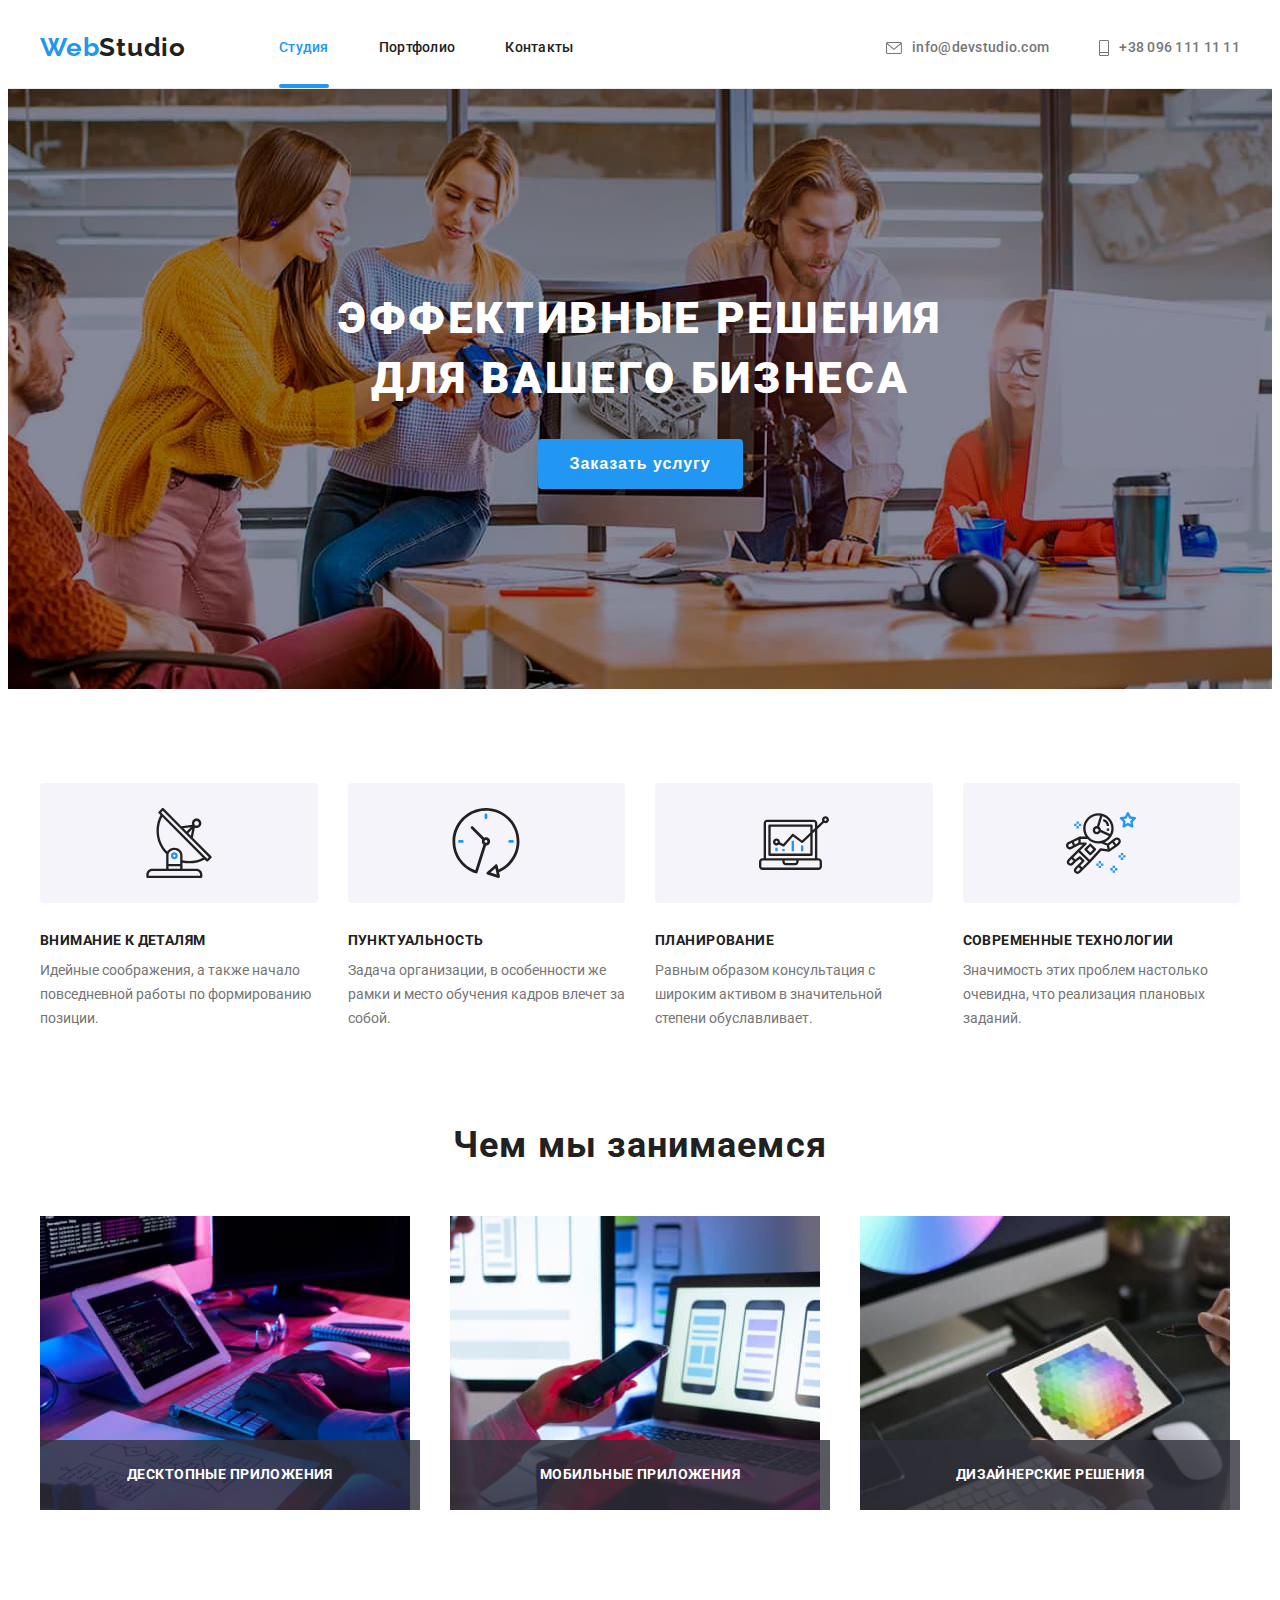
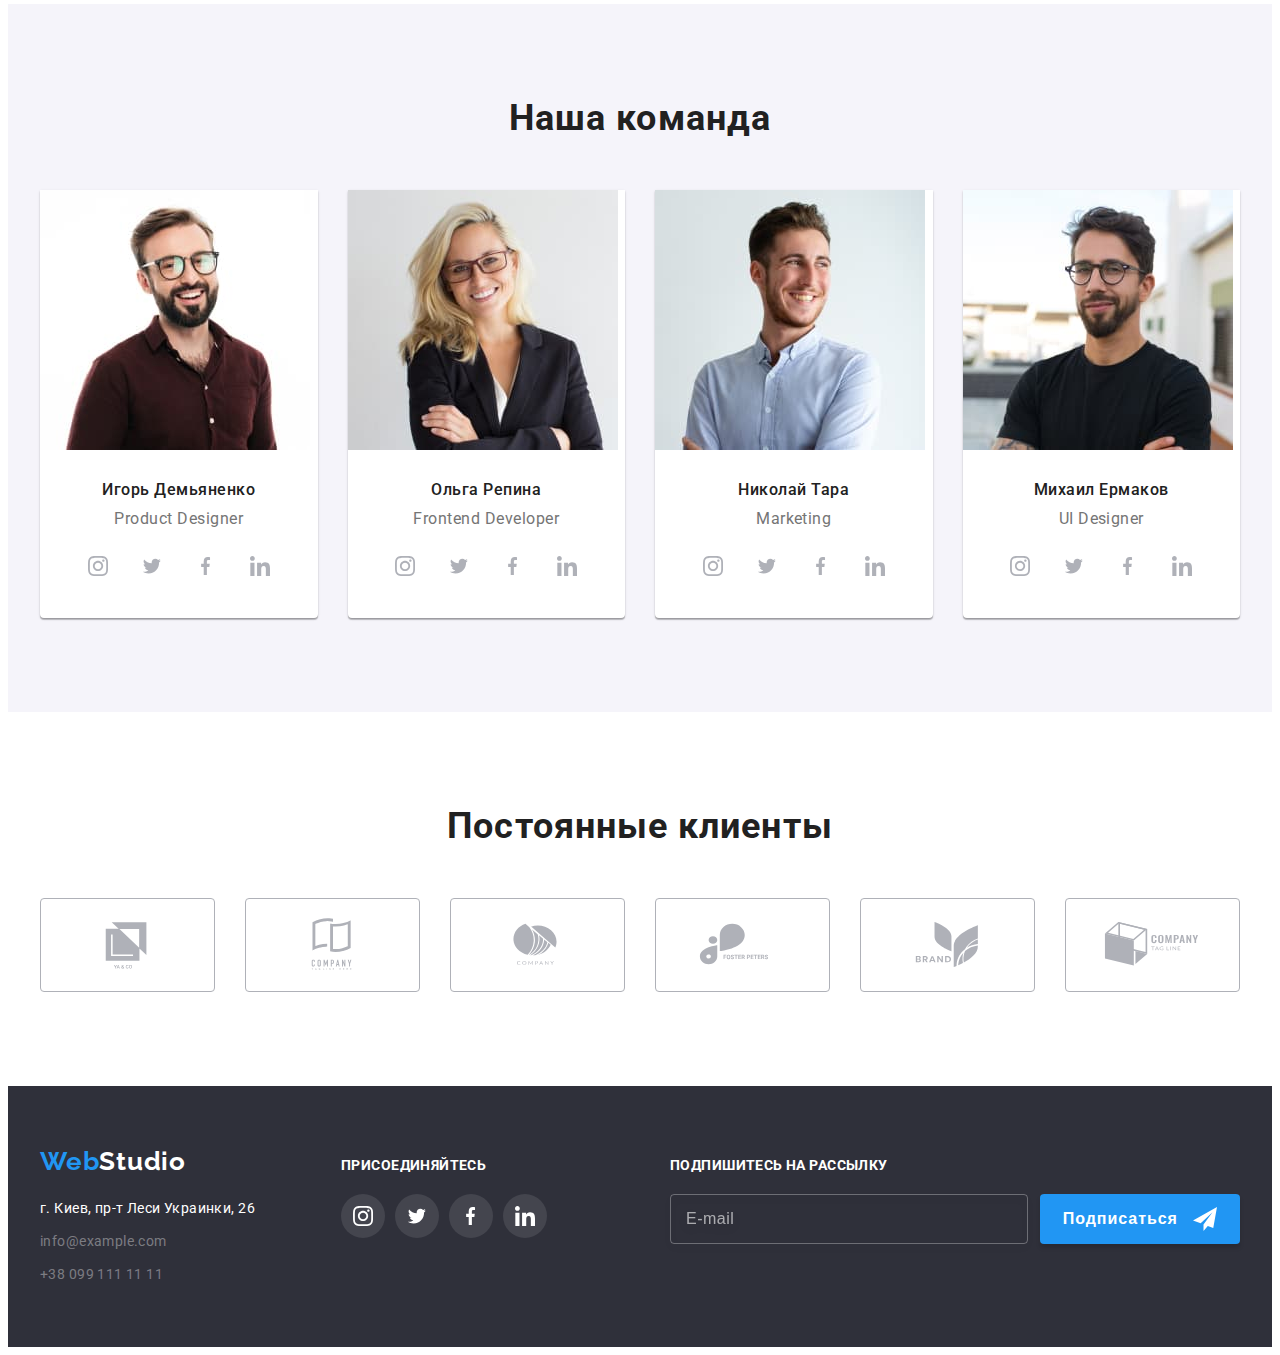
<file: index.html>
<!DOCTYPE html>
<html lang="ru">
	<head>
		<meta charset="UTF-8" />
		<meta http-equiv="X-UA-Compatible" content="IE=edge" />
		<meta name="viewport" content="width=device-width, initial-scale=1.0" />
		<title>WebStudio</title>
		<link rel="preconnect" href="https://fonts.googleapis.com" />
		<link rel="preconnect" href="https://fonts.gstatic.com" crossorigin />
		<link rel="preconnect" href="https://fonts.googleapis.com" />
		<link rel="preconnect" href="https://fonts.gstatic.com" crossorigin />
		<link rel="preconnect" href="https://fonts.googleapis.com">
<link rel="preconnect" href="https://fonts.gstatic.com" crossorigin>
<link href="https://fonts.googleapis.com/css2?family=Raleway:wght@700&family=Roboto:wght@400;500;700;900&display=swap" rel="stylesheet">
<link rel="stylesheet" href="https://cdnjs.cloudflare.com/ajax/libs/modern-normalize/1.1.0/modern-normalize.min.css" integrity="sha512-wpPYUAdjBVSE4KJnH1VR1HeZfpl1ub8YT/NKx4PuQ5NmX2tKuGu6U/JRp5y+Y8XG2tV+wKQpNHVUX03MfMFn9Q==" crossorigin="anonymous" referrerpolicy="no-referrer" />
		<link rel="stylesheet" href="./css/main.min.css"/>
	</head>
	<body>
		<!--Шапка сайта-->
		<header class="header">
			<div class="container header__container">
				<div class="container__logo">
					<a class="header__logo logo" href="./index.html">Web<span class="logo__black">Studio</span>
					</a>
				</div>
				<button type="button" class="button__open js-open-menu" aria-expanded="false" aria-controls="mobile-menu" >
					<svg class="menu__icon" width="40" height="40">
						<use href="./images/icons.svg#icon-menu"></use>
					</svg>
				</button>
				<div class="mobile__menu js-menu-container" id="mobile-menu">
				<nav class="nav">
					<ul class="nav__list">
						<li class="nav__item">
							<a class="nav__link nav__link--current" href="./index.html"
								>Студия</a>
						</li>
						<li class="nav__item">
							<a class="nav__link" href="./portfolio.html">Портфолио</a>
						</li>
						<li class="nav__item">
							<a class="nav__link" href="#team">Контакты</a>
						</li>
					</ul>
				</nav>
				<div>
					<ul class="contaks ">
						<li class="contaks__item">
							<a class="contaks__link" href="mailto:info@devstudio.com">
								<svg class="contaks__icon icon-envelope">
									<use href="./images/icons.svg#icon-envelope"></use>
								</svg>
								info@devstudio.com</a>
						</li>
						<li class="contaks__item">
							<a class="contaks__link  contaks__link--current" href="tel:+380961111111">
								<svg class="contaks__icon icon-smartphone">
									<use href="./images/icons.svg#icon-smartphone"></use>
								</svg>
								+38 096 111 11 11</a>
						</li>
					</ul>
					<ul class="mobile">
						<li class="mobile__item">
							<a class="mobile__link" href="">Instagram</a>
						</li>
						<li class="mobile__item">
							<a class="mobile__link" href="">Twitter</a>
						</li>
						<li class="mobile__item">
							<a class="mobile__link" href="">Facebook</a>
						</li>
						<li class="mobile__item">
							<a class="mobile__link" href="">LinkedIn</a>
						</li>
					</ul>
				</div>
				<button class="button-close js-close-menu" type="button">
					<svg class="menu__icon" width="40" height="40">
						<use href="./images/icons.svg#icon-close"></use>
					</svg>
				</button>
			</div>
			</div>
		</header> 
		<!--Секция блок заказа услуги-->
		<main>
				<section class="order">
					<div class="container">
						<h1 class="order__title">
							Эффективные решения <br />для вашего бизнеса
						</h1>
						<button type="button" class="order__btn" data-modal-open>Заказать услугу</button>
					</div>
				</section>
				<!--Секция занятия и планирования-->
				<section class="section">
					<div class="container">
						<h2 class="visually-hidden">Преимущество</h2>
					<ul class="advantage">
						<li class="advantage__item">
							<div class="advantage__container">
								<svg class="advantage__icon" width="70" height="70">
									<use href="./images/icons.svg#icon-antenna"></use>
								</svg>
							</div>
							<h3 class="advantage__title">Внимание к деталям</h3>
							<p class="advantage__text">
								Идейные соображения, а также начало повседневной работы по
								формированию позиции.
							</p>
						</li>
						<li class="advantage__item">
							<div class="advantage__container">
								<svg class="advantage__icon" width="70" height="70">
									<use href="./images/icons.svg#icon-clock"></use>
								</svg>
							</div>
							<h3 class="advantage__title">Пунктуальность</h3>
							<p class="advantage__text">
								Задача организации, в особенности же рамки и место обучения кадров
								влечет за собой.
							</p>
						</li>
						<li class="advantage__item">
							<div class="advantage__container">
								<svg class="advantage__icon" width="70" height="70">
									<use href="./images/icons.svg#icon-diagram"></use>
								</svg>
							</div>
							<h3 class="advantage__title">Планирование</h3>
							<p class="advantage__text">
								Равным образом консультация с широким активом в значительной
								степени обуславливает.
							</p>
						</li>
						<li class="advantage__item">
							<div class="advantage__container">
								<svg class="advantage__icon" width="70" height="70">
									<use href="./images/icons.svg#icon-astronaut"></use>
								</svg>
							</div>
							<h3 class="advantage__title">Современные технологии</h3>
							<p class="advantage__text">
								Значимость этих проблем настолько очевидна, что реализация
								плановых заданий.
							</p>
						</li>
					</ul>
					</div>
				</section>
				<section class="section  section--notpaddingtop">
					<div class="container">
						<h2 class="section__title">Чем мы занимаемся</h2>
					<ul class="works">
						<li class="works__item">
							<div class="works__container">
								<picture>
									<source
									srcset="./images/imgworks1.jpg 1x, 
									./images/imgworks1@2x.jpg  2x"
									media="(min-width:1200px)"
									>
									 <img class="command__img" src="./images/imgworks1.jpg" alt=""/>
								</picture>
						<p class="works__text">Десктопные приложения</p>
							</div>
						</li>
						<li class="works__item">
							<div class="works__container">
								<picture>
									<source
									srcset="./images/imgworks2.jpg 1x, 
									./images/imgworks2@2x.jpg  2x"
									media="(min-width:1200px)"
									>
									 <img class="command__img" src="./images/imgworks2.jpg" alt=""/>
								</picture>
						<p class="works__text">Мобильные приложения</p>
							</div>
						</li>
						<li class="works__item">
							<div class="works__container">
								<picture>
									<source
									srcset="./images/imgworks3.jpg 1x, 
									./images/imgworks3@2x.jpg  2x"
									media="(min-width:1200px)"
									>
									 <img class="command__img" src="./images/imgworks3.jpg" alt=""/>
								</picture>
						<p class="works__text">Дизайнерские решения</p>
							</div>
						</li>
					</ul>
					</div>
				</section>
				<!--Секция команды-->
				<section class=" section section--graybackground">
					<div class="container">
						<h2 class="section__title">Наша команда</h2>
					<ul class="command">
						<li class="command__item">
							<picture>
								<source
								srcset="./images/imgcommand1d.jpg , 
								./images/imgcommand1d@2x.jpg  2x"
								media="(min-width:1200px)"
								>
								<source
								srcset="./images/imgcommand1t.jpg 1x ,
								./images/imgcommand1t@2x.jpg 2x"
								 media="(min-width:768px)"
								 >
								 <source
								 srcset="./images/imgcommand1.jpg 1x ,
								 ./images/imgcommand1@2x.jpg 2x"
								 media="(min-width:320px)"
								 >
								 <img class="command__img" src="./images/imgcommand1d.jpg" alt=""/>
							</picture>
							<div class="command__container">
							<h3 class="command__title">Игорь Демьяненко</h3>
							<p class="command__text">Product Designer</p>
							<ul class="social">
								<li class="social-item">
									<a class="social-link" href="">
										<svg class="social-icon" width="20" height="20">
											<use href="./images/icons.svg#icon-instagram"></use>
										</svg>
									</a>
								</li>
								<li class="social-item">
									<a class="social-link" href="">
										<svg class="social-icon" width="20" height="16.25">
											<use href="./images/icons.svg#icon-twitter"></use>
										</svg>
									</a>
								</li>
								<li class="social-item">
									<a class="social-link" href="">
										<svg class="social-icon" width="10" height="20">
											<use href="./images/icons.svg#icon-facebook"></use>
										</svg>
									</a>
								</li>
								<li class="social-item">
									<a class="social-link" href="">
										<svg class="social-icon" width="20" height="20">
											<use href="./images/icons.svg#icon-linkedin"></use>
										</svg>
									</a>
								</li>
							</ul>	
							</div>
						</li>
							
						<li class="command__item">
							<picture>
								<source
								srcset="./images/imgcommand2d.jpg , 
								./images/imgcommand2d@2x.jpg  2x"
								media="(min-width:1200px)"
								>
								<source
								srcset="./images/imgcommand2t.jpg 1x ,
								./images/imgcommand2t@2x.jpg 2x"
								 media="(min-width:768px)"
								 >
								 <source
								 srcset="./images/imgcommand2.jpg 1x ,
								 ./images/imgcommand2@2x.jpg 2x"
								 media="(min-width:320px)"
								 >
								 <img class="command__img" src="./images/imgcommand2d.jpg" alt=""/>
							</picture>
							<div class="command__container">
							<h3 class="command__title">Ольга Репина</h3>
							<p class="command__text">Frontend Developer</p>
							<ul class="social">
								<li class="social-item">
									<a class="social-link" href="">
										<svg class="social-icon" width="20" height="20">
											<use href="./images/icons.svg#icon-instagram"></use>
										</svg>
									</a>
								</li>
								<li class="social-item">
									<a class="social-link" href="">
										<svg class="social-icon" width="20" height="16.25">
											<use href="./images/icons.svg#icon-twitter"></use>
										</svg>
									</a>
								</li>
								<li class="social-item">
									<a class="social-link" href="">
										<svg class="social-icon" width="10" height="20">
											<use href="./images/icons.svg#icon-facebook"></use>
										</svg>
									</a>
								</li>
								<li class="social-item">
									<a class="social-link" href="">
										<svg class="social-icon" width="20" height="20">
											<use href="./images/icons.svg#icon-linkedin"></use>
										</svg>
									</a>
								</li>
							</ul>
							</div>
						</li>
							
						<li class="command__item">
							<picture>
								<source
								srcset="./images/imgcommand3d.jpg , 
								./images/imgcommand3d@2x.jpg  2x"
								media="(min-width:1200px)"
								>
								<source
								srcset="./images/imgcommand3t.jpg 1x ,
								./images/imgcommand3t@2x.jpg 2x"
								 media="(min-width:768px)"
								 >
								 <source
								 srcset="./images/imgcommand3.jpg 1x ,
								 ./images/imgcommand3@2x.jpg 2x"
								 media="(min-width:320px)"
								 >
								 <img class="command__img" src="./images/imgcommand3d.jpg" alt=""/>
							</picture>
							<div class="command__container">
							<h3 class="command__title">Николай Тара</h3>
							<p class="command__text">Marketing</p>
							<ul class="social">
								<li class="social-item">
									<a class="social-link" href="">
										<svg class="social-icon" width="20" height="20">
											<use href="./images/icons.svg#icon-instagram"></use>
										</svg>
									</a>
								</li>
								<li class="social-item">
									<a class="social-link" href="">
										<svg class="social-icon" width="20" height="16.25">
											<use href="./images/icons.svg#icon-twitter"></use>
										</svg>
									</a>
								</li>
								<li class="social-item">
									<a class="social-link" href="">
										<svg class="social-icon" width="10" height="20">
											<use href="./images/icons.svg#icon-facebook"></use>
										</svg>
									</a>
								</li>
								<li class="social-item">
									<a class="social-link" href="">
										<svg class="social-icon" width="20" height="20">
											<use href="./images/icons.svg#icon-linkedin"></use>
										</svg>
									</a>
								</li>
							</ul>
							</div>
						</li>
							
						<li class="command__item">
							<picture>
								<source
								srcset="./images/imgcommand4d.jpg , 
								./images/imgcommand4d@2x.jpg  2x"
								media="(min-width:1200px)"
								>
								<source
								srcset="./images/imgcommand4t.jpg 1x ,
								./images/imgcommand4t@2x.jpg 2x"
								 media="(min-width:768px)"
								 >
								 <source
								 srcset="./images/imgcommand4.jpg 1x ,
								 ./images/imgcommand4@2x.jpg 2x"
								 media="(min-width:320px)"
								 >
								 <img class="command__img" src="./images/imgcommand4d.jpg" alt=""/>
							</picture>
							<div class="command__container">
							<h3 class="command__title">Михаил Ермаков</h3>
							<p class="command__text">UI Designer</p>
							<ul class="social">
								<li class="social-item">
									<a class="social-link" href="">
										<svg class="social-icon" width="20" height="20">
											<use href="./images/icons.svg#icon-instagram"></use>
										</svg>
									</a>
								</li>
								<li class="social-item">
									<a class="social-link" href="">
										<svg class="social-icon" width="20" height="16.25">
											<use href="./images/icons.svg#icon-twitter"></use>
										</svg>
									</a>
								</li>
								<li class="social-item">
									<a class="social-link" href="">
										<svg class="social-icon" width="10" height="20">
											<use href="./images/icons.svg#icon-facebook"></use>
										</svg>
									</a>
								</li>
								<li class="social-item">
									<a class="social-link" href="">
										<svg class="social-icon" width="20" height="20">
											<use href="./images/icons.svg#icon-linkedin"></use>
										</svg>
									</a>
								</li>
							</ul>
							</div>
						</li>
							
					</ul>
					</div>
				</section>
				<section class="section">
					<div class="container">
						<h2 class="section__title">Постоянные клиенты</h2>
						<ul class="clients">
							<li class="clients__item">
								<a class="clients__link" href="">
									<svg class="clients__icon" width="106" height="60">
										<use href="./images/icons.svg#icon-group1"></use>
									</svg>
								</a>
							</li>
							<li class="clients__item">
								<a class="clients__link" href="">
									<svg class="clients__icon" width="106" height="60">
										<use href="./images/icons.svg#icon-group2"></use>
									</svg>
								</a>
							</li>
							<li class="clients__item">
								<a class="clients__link" href="">
									<svg class="clients__icon" width="106" height="60">
										<use href="./images/icons.svg#icon-group3"></use>
									</svg>
								</a>
							</li>
							<li class="clients__item">
								<a class="clients__link" href="">
									<svg class="clients__icon" width="106" height="60">
										<use href="./images/icons.svg#icon-group4"></use>
									</svg>
								</a>
							</li>
							<li class="clients__item">
								<a class="clients__link" href="">
									<svg class="clients__icon" width="106" height="60">
										<use href="./images/icons.svg#icon-group5"></use>
									</svg>
								</a>
							</li>
							<li class="clients__item">
								<a class="clients__link" href="">
									<svg class="clients__icon" width="106" height="60">
										<use href="./images/icons.svg#icon-group6"></use>
									</svg>
								</a>
							</li>
						</ul>
					</div>
				</section>
		</main>
		<!--Подвал сайта-->
		<footer class="footer">
			<div class="container footer__container">
				<div class="footer__container--adress">
					<a class="fooder__logo logo" href="./index.html">Web<span class="logo__white">Studio</span></a>
				<address class="footer__address">
					<ul class="">
						<li class="footer__item">
							<a class="footer__maps"href="https://goo.gl/maps/7n5ivLZafYZ2Yxqt9">г. Киев, пр-т Леси Украинки, 26</a>
						</li>
						<li class="footer__item">
							<a class="footer__mt" href="mailto:info@example.com">info@example.com</a>
						</li">
						<li class="footer__item">
							<a class="footer__mt" href="tel:+380991111111">+38 099 111 11 11</a>
						</li>
					</ul>
				</address>
				</div>
					<div class="network">
						<p class="footer__text">присоединяйтесь</p>
						<ul class="network__list">
							<li class="network__item">
								<a class="network__link" href="">
									<svg class="network__icon" width="20" height="20">
										<use href="./images/icons.svg#icon-instagram"></use>
									</svg>
								</a>
							</li>
							<li class="network__item">
								<a class="network__link" href="">
									<svg class="network__icon" width="20" height="16.25">
										<use href="./images/icons.svg#icon-twitter"></use>
									</svg>
								</a>
							</li>
							<li class="network__item">
								<a class="network__link" href="">
									<svg class="network__icon" width="10" height="20">
										<use href="./images/icons.svg#icon-facebook"></use>
									</svg>
								</a>
							</li>
							<li class="network__item">
								<a class="network__link" href="">
									<svg class="network__icon" width="20" height="20">
										<use href="./images/icons.svg#icon-linkedin"></use>
									</svg>
								</a>
							</li>
						</ul>
					</div>
					<div class="mailing">
						<p class="footer__text">подпишитесь на рассылку</p>
						<form class="mailing__form">
							<div class="mailing__container">
								<label for="mailing__label" class="mailing-label"></label>
								<input type="email" class="mailing__input" name="email" id="mailing__label" placeholder="E-mail">
							</div>
						<button type="submit" class="mailing__button">Подписаться
							<svg class="mailing__icon" width="24" height="24">
								<use href="./images/icons.svg#icon-send"></use>
							</svg>
						</button>
						</form>
					</div>
			</div>
		</footer>
		<div class="backdrop is-hidden" data-modal>
			<div class="modal" data-modal>
				<button type="button" class="modal__btn" data-modal-close>
					<svg class="modal__icon" width="11" height="11">
						<use href="./images/icons.svg#icon-modal"></use>
					</svg>
				</button>
				<p class="backdrop__text">Оставьте свои данные, мы вам перезвоним</p>
				<form action="#" class="form">
					<div class="form__field">
						<label for="name" class="form__label">Имя</label>
						<div class="input-wrap">
						<input type="text" class="form__input" name="name" id="name" required minlength="2">
						<svg class="input__icon" width="12" height="12">
							<use href="./images/icons.svg#icon-person"></use>
						</svg>
						</div>
					</div>
					<div class="form__field">
						<label for="tel" class="form__label">Телефон</label>
						<div class="input-wrap">
						<input type="tel" class="form__input" name="tel" id="tel" required >
						<svg class="input__icon" width="13" height="13">
							<use href="./images/icons.svg#icon-phone"></use>
						</svg>
						</div>
					</div>
					<div class="form__field">
						<label for="email" class="form__label">Почта</label>
						<div class="input-wrap">
						<input type="email" class="form__input" name="email" id="email">
						<svg class="input__icon" width="15" height="12">
							<use href="./images/icons.svg#icon-emeil"></use>
						</svg>
						</div>
					</div>
					<div class="form__field-comments">
						<label for="comments" class="form__label">Комментарий</label>
						<textarea name="text" class="comments__input" id="comments" placeholder="Введите текст"></textarea>
					</div>
					<div class="modal__field">
						<input type="checkbox" name="policy" id="policy" class="modal__check visually-hidden">
						<label for="policy" class="check__text">
						<span class="check__item">
							<svg class="check__icon" width="11" height="8">
								<use href="./images/icons.svg#icon-check"></use>
							</svg>
						</span>
						<p class="modal__text">Соглашаюсь с рассылкой и принимаю <a class="link__policy" href="#"> Условия договора</a></p>
					</label>
					</div>
					<button type="submit" class="form__button">Отправить</button>
				</form>
			</div>
		</div>
		<script src="./js/modal.js"></script>
		<script src="./js/mobile-menu.js"></script>
	</body>
</html>
</file>
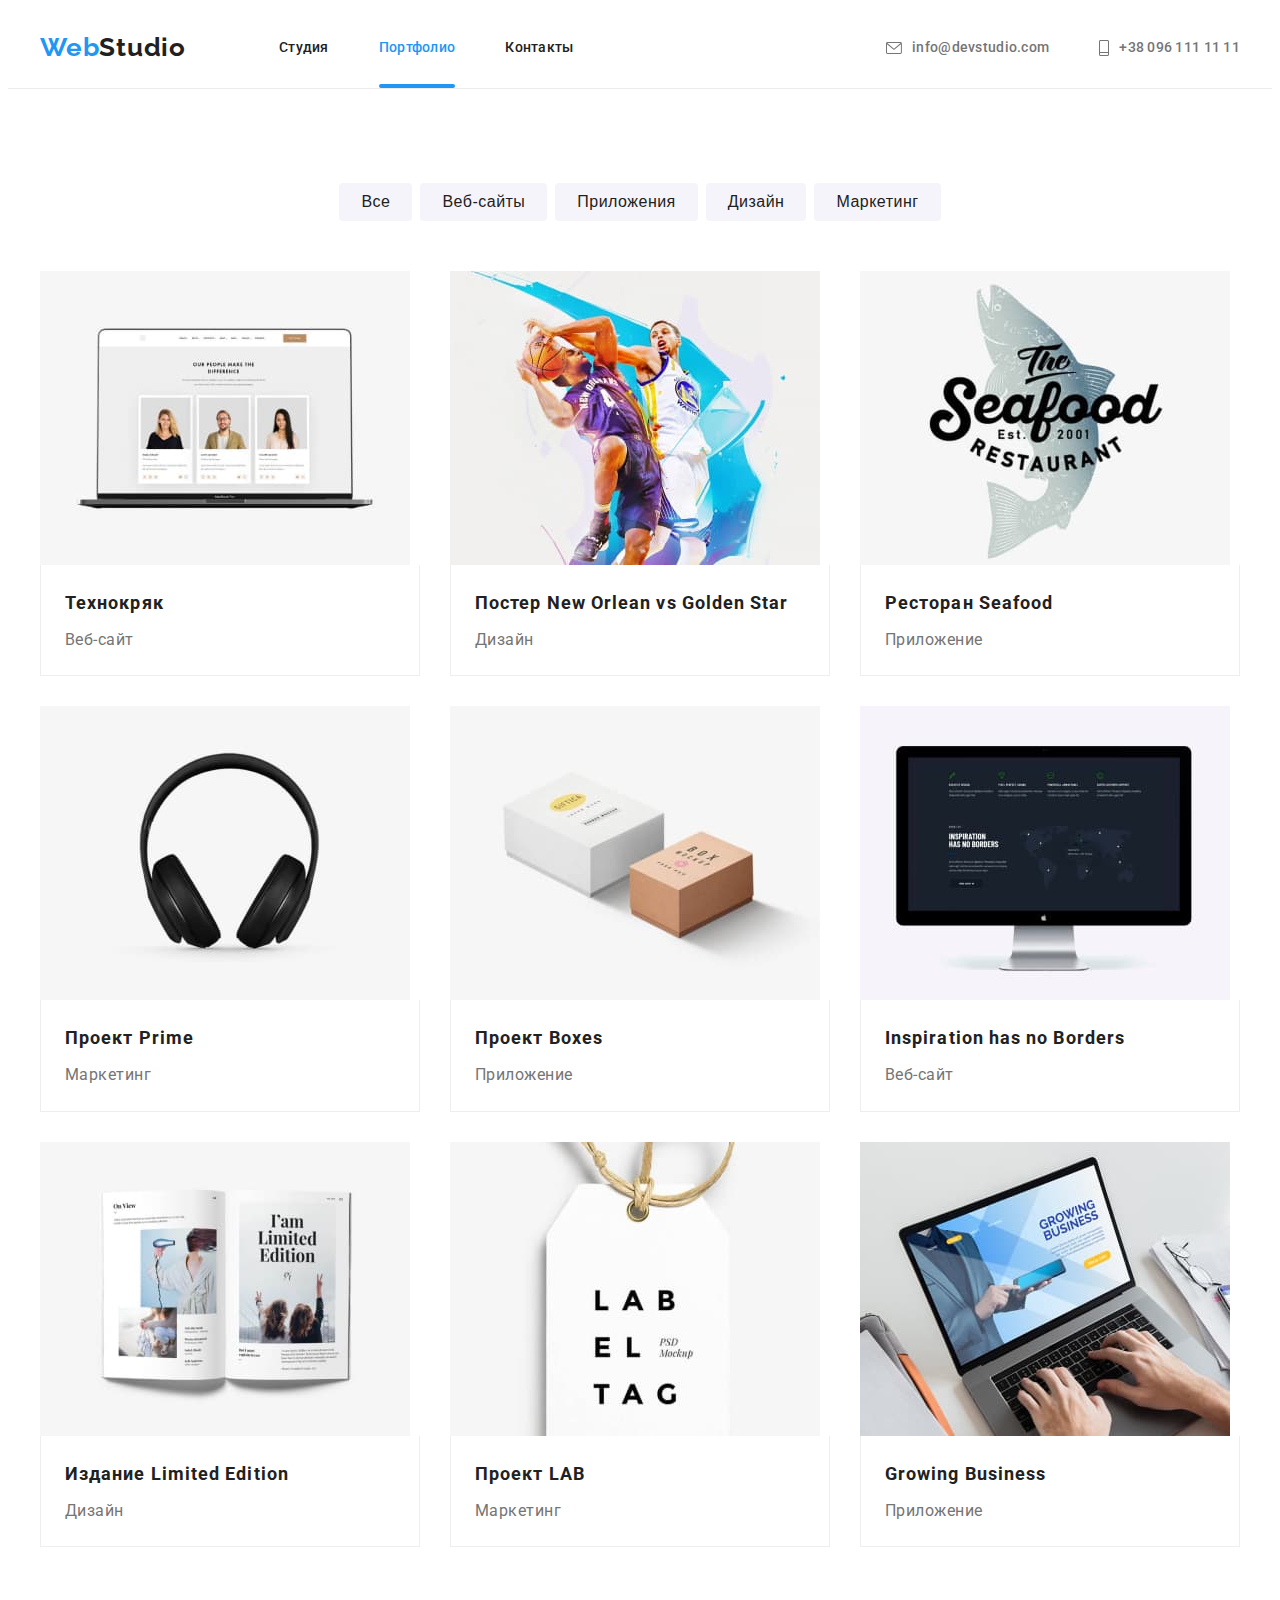
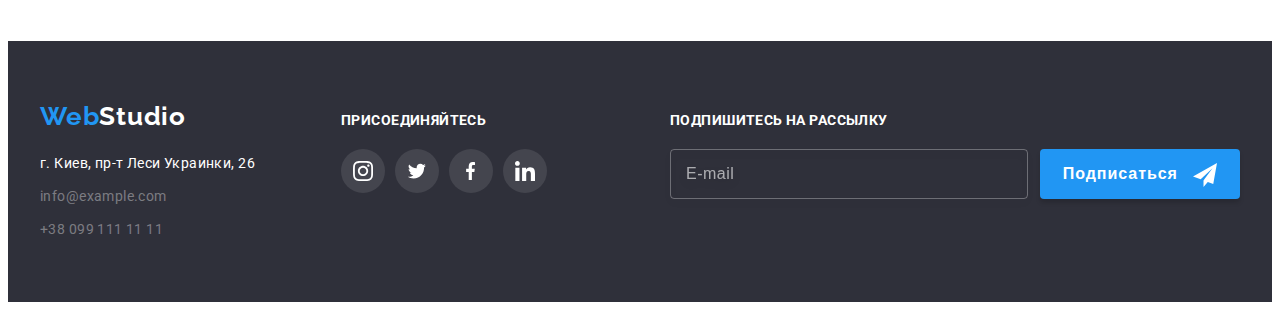
<file: portfolio.html>
<!DOCTYPE html>
<h lang="ru">
	<head>
		<meta charset="UTF-8" />
		<meta http-equiv="X-UA-Compatible" content="IE=edge" />
		<meta name="viewport" content="width=device-width, initial-scale=1.0" />
		<title>WebStudio</title>
<link rel="preconnect" href="https://fonts.gstatic.com" crossorigin>
<link href="https://fonts.googleapis.com/css2?family=Raleway:wght@700&family=Roboto:wght@400;500;700;900&display=swap" rel="stylesheet">
<link rel="stylesheet" href="https://cdnjs.cloudflare.com/ajax/libs/modern-normalize/1.1.0/modern-normalize.min.css" integrity="sha512-wpPYUAdjBVSE4KJnH1VR1HeZfpl1ub8YT/NKx4PuQ5NmX2tKuGu6U/JRp5y+Y8XG2tV+wKQpNHVUX03MfMFn9Q==" crossorigin="anonymous" referrerpolicy="no-referrer" />
		<link rel="stylesheet" href="./css/main.min.css" />
	</head>
	<body>
		<!--Шапка сайта-->
		<header class="header">
			<div class="container header__container">
				<div class="container__logo">
					<a class="header__logo logo" href="./index.html">Web<span class="logo__black">Studio</span>
					</a>
				</div>
				<button type="button" class="button__open js-open-menu" aria-expanded="false" aria-controls="mobile-menu" >
					<svg class="menu__icon" width="40" height="40">
						<use href="./images/icons.svg#icon-menu"></use>
					</svg>
				</button>
				<div class="mobile__menu js-menu-container" id="mobile-menu">
				<nav class="nav">
					<ul class="nav__list">
						<li class="nav__item">
							<a class="nav__link" href="./index.html"
								>Студия</a>
						</li>
						<li class="nav__item">
							<a class="nav__link nav__link--current" href="./portfolio.html">Портфолио</a>
						</li>
						<li class="nav__item">
							<a class="nav__link" href="#team">Контакты</a>
						</li>
					</ul>
				</nav>
				<div>
					<ul class="contaks ">
						<li class="contaks__item">
							<a class="contaks__link" href="mailto:info@devstudio.com">
								<svg class="contaks__icon icon-envelope">
									<use href="./images/icons.svg#icon-envelope"></use>
								</svg>
								info@devstudio.com</a>
						</li>
						<li class="contaks__item">
							<a class="contaks__link  contaks__link--current" href="tel:+380961111111">
								<svg class="contaks__icon icon-smartphone">
									<use href="./images/icons.svg#icon-smartphone"></use>
								</svg>
								+38 096 111 11 11</a>
						</li>
					</ul>
					<ul class="mobile">
						<li class="mobile__item">
							<a class="mobile__link" href="">Instagram</a>
						</li>
						<li class="mobile__item">
							<a class="mobile__link" href="">Twitter</a>
						</li>
						<li class="mobile__item">
							<a class="mobile__link" href="">Facebook</a>
						</li>
						<li class="mobile__item">
							<a class="mobile__link" href="">LinkedIn</a>
						</li>
					</ul>
				</div>
				<button class="button-close js-close-menu" type="button">
					<svg class="menu__icon" width="40" height="40">
						<use href="./images/icons.svg#icon-close"></use>
					</svg>
				</button>
			</div>
			</div>
		</header> 
		<!--Секция блок заказа услуги-->
		<main>
				<section class="section">
				<div class="container ">
					<h1 class="visually-hidden">
						Выбор элементов подтипа портфолио WebStudio
					</h1>
						<ul class="element">
							<li class="element__item">
								<button class="element__btn" type="button">
									Все
								</button>
							</li>
							<li class="element__item">
								<button class="element__btn" type="button">
									Веб-сайты
								</button>
							</li>
							<li class="element__item">
								<button class="element__btn" type="button">
									Приложения
								</button>
							</li>
							<li class="element__item">
								<button class="element__btn" type="button">
									Дизайн
								</button>
							</li>
							<li class="element__item">
								<button class="element__btn" type="button">
									Маркетинг
								</button>
							</li>
						</ul>
					<ul class="gallery">
						<li class="gallery__item">
								<a class="gallery__link" href="">
									<div class="gallery__img">
										<picture>
											<source
											srcset="./images/imggallery1d.jpg 1x , 
											./images/imggallery1d@2x.jpg  2x"
											media="(min-width:1200px)"
											>
											<source
											srcset="./images/imggallery1t.jpg 1x ,
											 ./images/imggallery1t@2x.jpg 2x"
											 media="(min-width:768px)"
											 >
											 <source
											 srcset="./images/imggallery1.jpg 1x ,
											 ./images/imggallery1@2x.jpg 2x"
											 media="(min-width:320px)"
											 >
											 <img src="./images/imggallery1.jpg" alt="Технокряк"/>
										</picture>
									<p class="gallery__wrap-text">
										Технокряк это современная площадка распространения коронавируса. Компании используют эту платформу для цифрового шпионажа и атак на защищённые сервера конкурентов.
									</p>
								</div>
									<div class="gallery__container">
									<h2 class="gallery__title">Технокряк</h2>
								<p class="gallery__text">Веб-сайт</p>
								</div>
								</a>
						</li>
						<li class="gallery__item">
								<a class="gallery__link" href="">
									<div class="gallery__img">
										<picture>
											<source
											srcset="./images/imggallery2d.jpg 1x , 
											./images/imggallery2d@2x.jpg  2x"
											media="(min-width:1200px)"
											>
											<source
											srcset="./images/imggallery2t.jpg 1x ,
											 ./images/imggallery2t@2x.jpg 2x"
											 media="(min-width:768px)"
											 >
											 <source
											 srcset="./images/imggallery2.jpg 1x , 
											 ./images/imggallery2@2x.jpg 2x"
											 media="(min-width:320px)"
											 >
											 <img src="./images/imggallery2.jpg" alt="Постер New Orlean vs Golden Star"/>
										</picture>
								<p class="gallery__wrap-text">
									Lorem ipsum dolor, sit amet consectetur adipisicing elit. Neque assumenda ab reprehenderit in ea sapiente similique ad. Quibusdam cum ea, odio veritatis, perferendis voluptas velit optio architecto ab nostrum dignissimos incidunt iste culpa voluptatem porro veniam nulla perspiciatis magnam modi blanditiis vitae! Aliquid esse amet officia porro, temporibus nam soluta!
								</p>	
								</div>
									<div class="gallery__container">
									<h2 class="gallery__title">Постер New Orlean vs Golden Star</h2>
								<p class="gallery__text">Дизайн</p>
								</div>
								</a>
						</li>
						<li class="gallery__item">
								<a class="gallery__link" href="">
									<div class="gallery__img">
										<picture>
											<source
											srcset="./images/imggallery3d.jpg 1x , 
											./images/imggallery3d@2x.jpg  2x"
											media="(min-width:1200px)"
											>
											<source
											srcset="./images/imggallery3t.jpg 1x ,
											 ./images/imggallery3t@2x.jpg 2x"
											 media="(min-width:768px)"
											 >
											 <source
											 srcset="./images/imggallery3.jpg 1x , 
											 ./images/imggallery3@2x.jpg 2x"
											 media="(min-width:320px)"
											 >
											 <img src="./images/imggallery3.jpg" alt="Ресторан Seafood"/>
										</picture>
								<p class="gallery__wrap-text">
									Lorem ipsum dolor, sit amet consectetur adipisicing elit. Neque assumenda ab reprehenderit in ea sapiente similique ad. Quibusdam cum ea, odio veritatis, perferendis voluptas velit optio architecto ab nostrum dignissimos incidunt iste culpa voluptatem porro veniam nulla perspiciatis magnam modi blanditiis vitae! Aliquid esse amet officia porro, temporibus nam soluta!
								</p>	
								</div>
									<div class="gallery__container">
									<h2 class="gallery__title">Ресторан Seafood</h2>
								<p class="gallery__text">Приложение</p>
								</div>
								</a>
						</li>
						<li class="gallery__item">
								<a class="gallery__link" href="">
									<div class="gallery__img">
										<picture>
											<source
											srcset="./images/imggallery4d.jpg 1x , 
											./images/imggallery4d@2x.jpg 2x"
											media="(min-width:1200px)"
											>
											<source
											srcset="./images/imggallery4t.jpg 1x ,
											 ./images/imggallery4t@2x.jpg 2x"
											 media="(min-width:768px)"
											 >
											 <source
											 srcset="./images/imggallery4.jpg 1x , 
											 ./images/imggallery4@2x.jpg 2x"
											 media="(min-width:320px)"
											 >
											 <img src="./images/imggallery4.jpg" alt="Проект Prime"/>
										</picture>
								<p class="gallery__wrap-text">
									Lorem ipsum dolor, sit amet consectetur adipisicing elit. Neque assumenda ab reprehenderit in ea sapiente similique ad. Quibusdam cum ea, odio veritatis, perferendis voluptas velit optio architecto ab nostrum dignissimos incidunt iste culpa voluptatem porro veniam nulla perspiciatis magnam modi blanditiis vitae! Aliquid esse amet officia porro, temporibus nam soluta!
								</p>	
								</div>
									<div class="gallery__container">
									<h2 class="gallery__title">Проект Prime</h2>
								<p class="gallery__text">Маркетинг</p>
								</div>
								</a>
						</li>
						<li class="gallery__item">
								<a class="gallery__link" href="">
									<div class="gallery__img">
										<picture>
											<source
											srcset="./images/imggallery5d.jpg 1x , 
											./images/imggallery5d@2x.jpg  2x"
											media="(min-width:1200px)"
											>
											<source
											srcset="./images/imggallery5t.jpg 1x ,
											 ./images/imggallery5t@2x.jpg 2x"
											 media="(min-width:768px)"
											 >
											 <source
											 srcset="./images/imggallery5.jpg 1x , 
											 ./images/imggallery5@2x.jpg 2x"
											 media="(min-width:320px)"
											 >
											 <img src="./images/imggallery5.jpg" alt="Проект Boxes"/>
										</picture>
								<p class="gallery__wrap-text">
									Lorem ipsum dolor, sit amet consectetur adipisicing elit. Neque assumenda ab reprehenderit in ea sapiente similique ad. Quibusdam cum ea, odio veritatis, perferendis voluptas velit optio architecto ab nostrum dignissimos incidunt iste culpa voluptatem porro veniam nulla perspiciatis magnam modi blanditiis vitae! Aliquid esse amet officia porro, temporibus nam soluta!
								</p>	
								</div>
									<div class="gallery__container">
									<h2 class="gallery__title">Проект Boxes</h2>
								<p class="gallery__text">Приложение</p>
								</div>
								</a>
						</li>
						<li class="gallery__item">
								<a class="gallery__link" href="">
									<div class="gallery__img">
										<picture>
											<source
											srcset="./images/imggallery6d.jpg 1x , 
											./images/imggallery6d@2x.jpg  2x"
											media="(min-width:1200px)"
											>
											<source
											srcset="./images/imggallery6t.jpg 1x ,
											 ./images/imggallery6t@2x.jpg 2x"
											 media="(min-width:768px)"
											 >
											 <source
											 srcset="./images/imggallery6.jpg 1x , 
											 ./images/imggallery6@2x.jpg 2x"
											 media="(min-width:320px)"
											 >
											 <img src="./images/imggallery6.jpg" alt="Inspiration has no Borders"/>
										</picture>
								<p class="gallery__wrap-text">
									Lorem ipsum dolor, sit amet consectetur adipisicing elit. Neque assumenda ab reprehenderit in ea sapiente similique ad. Quibusdam cum ea, odio veritatis, perferendis voluptas velit optio architecto ab nostrum dignissimos incidunt iste culpa voluptatem porro veniam nulla perspiciatis magnam modi blanditiis vitae! Aliquid esse amet officia porro, temporibus nam soluta!
								</p>	
								</div>
									<div class="gallery__container">
									<h2 class="gallery__title">Inspiration has no Borders</h2>
								<p class="gallery__text">Веб-сайт</p>
								</div>
								</a>
						</li>
						<li class="gallery__item">
								<a class="gallery__link" href="">
									<div class="gallery__img">
										<picture>
											<source
											srcset="./images/imggallery7d.jpg 1x , 
											./images/imggallery7d@2x.jpg  2x"
											media="(min-width:1200px)"
											>
											<source
											srcset="./images/imggallery7t.jpg 1x ,
											 ./images/imggallery7t@2x.jpg 2x"
											 media="(min-width:768px)"
											 >
											 <source
											 srcset="./images/imggallery7.jpg 1x , 
											 ./images/imggallery7@2x.jpg 2x"
											 media="(min-width:320px)"
											 >
											 <img src="./images/imggallery7.jpg" alt="Издание Limited Edition"/>
										</picture>
								<p class="gallery__wrap-text">
									Lorem ipsum dolor, sit amet consectetur adipisicing elit. Neque assumenda ab reprehenderit in ea sapiente similique ad. Quibusdam cum ea, odio veritatis, perferendis voluptas velit optio architecto ab nostrum dignissimos incidunt iste culpa voluptatem porro veniam nulla perspiciatis magnam modi blanditiis vitae! Aliquid esse amet officia porro, temporibus nam soluta!
								</p>	
								</div>
									<div class="gallery__container">
									<h2 class="gallery__title">Издание Limited Edition</h2>
								<p class="gallery__text">Дизайн</p>
								</div>
								</a>
						</li>
						<li class="gallery__item">
								<a class="gallery__link" href="">
									<div class="gallery__img">
										<picture>
											<source
											srcset="./images/imggallery8d.jpg 1x , 
											./images/imggallery8d@2x.jpg  2x"
											media="(min-width:1200px)"
											>
											<source
											srcset="./images/imggallery8t.jpg 1x ,
											 ./images/imggallery8t@2x.jpg 2x"
											 media="(min-width:768px)"
											 >
											 <source
											 srcset="./images/imggallery8.jpg 1x , 
											 ./images/imggallery8@2x.jpg 2x"
											 media="(min-width:320px)"
											 >
											 <img src="./images/imggallery8.jpg" alt="Проект LAB"/>
										</picture>
								<p class="gallery__wrap-text">
									Lorem ipsum dolor, sit amet consectetur adipisicing elit. Neque assumenda ab reprehenderit in ea sapiente similique ad. Quibusdam cum ea, odio veritatis, perferendis voluptas velit optio architecto ab nostrum dignissimos incidunt iste culpa voluptatem porro veniam nulla perspiciatis magnam modi blanditiis vitae! Aliquid esse amet officia porro, temporibus nam soluta!
								</p>	
								</div>
									<div class="gallery__container">
									<h2 class="gallery__title">Проект LAB</h2>
								<p class="gallery__text">Маркетинг</p>
								</div>
								</a>
						</li>
						<li class="gallery__item">
								<a class="gallery__link" href="">
									<div class="gallery__img">
										<picture>
											<source
											srcset="./images/imggallery9d.jpg 1x , 
											./images/imggallery9d@2x.jpg  2x"
											media="(min-width:1200px)"
											>
											<source
											srcset="./images/imggallery9t.jpg 1x ,
											 ./images/imggallery9t@2x.jpg 2x"
											 media="(min-width:768px)"
											 >
											 <source
											 srcset="./images/imggallery9.jpg 1x , 
											 ./images/imggallery9@2x.jpg 2x"
											 media="(min-width:320px)"
											 >
											 <img src="./images/imggallery9.jpg" alt="Growing Business"/>
										</picture>
								<p class="gallery__wrap-text">
									Lorem ipsum dolor, sit amet consectetur adipisicing elit. Neque assumenda ab reprehenderit in ea sapiente similique ad. Quibusdam cum ea, odio veritatis, perferendis voluptas velit optio architecto ab nostrum dignissimos incidunt iste culpa voluptatem porro veniam nulla perspiciatis magnam modi blanditiis vitae! Aliquid esse amet officia porro, temporibus nam soluta!
								</p>	
								</div>
									<div class="gallery__container">
									<h2 class="gallery__title">Growing Business</h2>
								<p class="gallery__text">Приложение</p>
								</div>
								</a>
							</div>
						</li>
					</ul>
				</section>
		</main>
		<!--Подвал сайта-->
		<footer class="footer">
			<div class="container footer__container">
				<div class="footer__container--adress">
					<a class="fooder__logo logo" href="./index.html">Web<span class="logo__white">Studio</span></a>
				<address class="footer__address">
					<ul class="">
						<li class="footer__item">
							<a class="footer__maps"href="https://goo.gl/maps/7n5ivLZafYZ2Yxqt9">г. Киев, пр-т Леси Украинки, 26</a>
						</li>
						<li class="footer__item">
							<a class="footer__mt" href="mailto:info@example.com">info@example.com</a>
						</li">
						<li class="footer__item">
							<a class="footer__mt" href="tel:+380991111111">+38 099 111 11 11</a>
						</li>
					</ul>
				</address>
				</div>
					<div class="network">
						<p class="footer__text">присоединяйтесь</p>
						<ul class="network__list">
							<li class="network__item">
								<a class="network__link" href="">
									<svg class="network__icon" width="20" height="20">
										<use href="./images/icons.svg#icon-instagram"></use>
									</svg>
								</a>
							</li>
							<li class="network__item">
								<a class="network__link" href="">
									<svg class="network__icon" width="20" height="16.25">
										<use href="./images/icons.svg#icon-twitter"></use>
									</svg>
								</a>
							</li>
							<li class="network__item">
								<a class="network__link" href="">
									<svg class="network__icon" width="10" height="20">
										<use href="./images/icons.svg#icon-facebook"></use>
									</svg>
								</a>
							</li>
							<li class="network__item">
								<a class="network__link" href="">
									<svg class="network__icon" width="20" height="20">
										<use href="./images/icons.svg#icon-linkedin"></use>
									</svg>
								</a>
							</li>
						</ul>
					</div>
					<div class="mailing">
						<p class="footer__text">подпишитесь на рассылку</p>
						<form class="mailing__form">
							<div class="mailing__container">
								<label for="mailing__label" class="mailing-label"></label>
								<input type="email" class="mailing__input" name="email" id="mailing__label" placeholder="E-mail">
							</div>
						<button type="submit" class="mailing__button">Подписаться
							<svg class="mailing__icon" width="24" height="24">
								<use href="./images/icons.svg#icon-send"></use>
							</svg>
						</button>
						</form>
					</div>
			</div>
		</footer>
		<script src="./js/modal.js"></script>
		<script src="./js/mobile-menu.js"></script>
	</body>
</html>
</file>
<file: css/main.min.css>
body{color:var(--main-text-color);font-family:Roboto,sans-serif;font-size:14px;line-height:1.71;background:#fff}body.modal-open{overflow:hidden}:hover,:focus{outline:none}h1,h2,h3,h4,h5,h6,p,ul{margin:0}ul{padding:0;list-style:none}a{text-decoration:none}img{display:block;max-width:100%;height:auto}button{cursor:pointer;padding:0;border:none;color:inherit;background-color:transparent}.backdrop{overflow:auto;width:100vw;height:100vh;background-color:rgba(0,0,0,.2);position:fixed;top:0;-webkit-transition:opacity 750ms cubic-bezier(0.4, 0, 0.2, 1),visibility 750ms cubic-bezier(0.4, 0, 0.2, 1);transition:opacity 750ms cubic-bezier(0.4, 0, 0.2, 1),visibility 750ms cubic-bezier(0.4, 0, 0.2, 1)}.backdrop.is-hidden .modal{-webkit-transform:scale(0.6) rotate(160deg) translateY(500px);transform:scale(0.6) rotate(160deg) translateY(500px);-webkit-transition:-webkit-transform 750ms cubic-bezier(0.4, 0, 0.2, 1);transition:-webkit-transform 750ms cubic-bezier(0.4, 0, 0.2, 1);transition:transform 750ms cubic-bezier(0.4, 0, 0.2, 1);transition:transform 750ms cubic-bezier(0.4, 0, 0.2, 1), -webkit-transform 750ms cubic-bezier(0.4, 0, 0.2, 1)}.modal{position:absolute;left:50%;top:100%;-webkit-transition:-webkit-transform 750ms cubic-bezier(0.4, 0, 0.2, 1);transition:-webkit-transform 750ms cubic-bezier(0.4, 0, 0.2, 1);transition:transform 750ms cubic-bezier(0.4, 0, 0.2, 1);transition:transform 750ms cubic-bezier(0.4, 0, 0.2, 1), -webkit-transform 750ms cubic-bezier(0.4, 0, 0.2, 1);-webkit-transform:translate(-50%, -50%);transform:translate(-50%, -50%);background:#fff;-webkit-box-shadow:0px 1px 3px rgba(0,0,0,.12),0px 1px 1px rgba(0,0,0,.14),0px 2px 1px rgba(0,0,0,.2);box-shadow:0px 1px 3px rgba(0,0,0,.12),0px 1px 1px rgba(0,0,0,.14),0px 2px 1px rgba(0,0,0,.2);border-radius:4px;padding:40px}@media screen and (min-height: 610px){.modal{top:50%}}@media screen and (min-width: 480px){.modal{width:450px;min-height:609px}}@media screen and (min-width: 1200px){.modal{width:528px;min-height:581px}}.modal__btn{width:30px;height:30px;border:1px solid rgba(0,0,0,.1);background-color:transparent;border-radius:50%;position:absolute;top:8px;right:8px;-webkit-transition:fill 250ms cubic-bezier(0.4, 0, 0.2, 1);transition:fill 250ms cubic-bezier(0.4, 0, 0.2, 1)}.modal__btn:hover,.modal__btn:focus{fill:#2196f3}.is-hidden{visibility:hidden;opacity:0;pointer-events:none}.modal__icon{vertical-align:middle}.backdrop__text{font-weight:700;font-size:20px;line-height:1.15;color:var(--title-text-color);font-family:Roboto;text-align:center;letter-spacing:.03em;margin-bottom:12px}.form__field{margin-bottom:10px}.input-wrap{position:relative}.input__icon{position:absolute;left:15px;top:50%;-webkit-transform:translateY(-50%);transform:translateY(-50%);-webkit-transition:fill 250ms cubic-bezier(0.4, 0, 0.2, 1);transition:fill 250ms cubic-bezier(0.4, 0, 0.2, 1);fill:#212121}.form__input:focus,.comments__input:focus{border-color:#2196f3}.form__label{font-size:12px;line-height:1.17;margin-bottom:4px;display:block;letter-spacing:.01em;color:var(--main-text-color)}.form__input:focus+.input__icon{fill:#2196f3}.form__input{width:100%;height:40px;border:1px solid rgba(33,33,33,.2);border-radius:4px;padding-left:42px;padding-right:15px;outline:none;-webkit-transition:border-color 250ms cubic-bezier(0.4, 0, 0.2, 1);transition:border-color 250ms cubic-bezier(0.4, 0, 0.2, 1)}.comments__input{width:100%;height:120px;display:block;border:1px solid rgba(33,33,33,.2);-webkit-box-sizing:border-box;box-sizing:border-box;border-radius:4px;padding:12px 16px;resize:none;outline:none;font-size:14px;line-height:1.14px;-webkit-transition:border-color 250ms cubic-bezier(0.4, 0, 0.2, 1);transition:border-color 250ms cubic-bezier(0.4, 0, 0.2, 1)}@media screen and (min-width: 1200px){.comments__input{font-size:12px;line-height:1.17}}.comments__input::-webkit-input-placeholder{font-size:14px;line-height:1.14px;letter-spacing:.01em;color:rgba(117,117,117,.5)}.comments__input::-moz-placeholder{font-size:14px;line-height:1.14px;letter-spacing:.01em;color:rgba(117,117,117,.5)}.comments__input:-ms-input-placeholder{font-size:14px;line-height:1.14px;letter-spacing:.01em;color:rgba(117,117,117,.5)}.comments__input::-ms-input-placeholder{font-size:14px;line-height:1.14px;letter-spacing:.01em;color:rgba(117,117,117,.5)}.comments__input::placeholder{font-size:14px;line-height:1.14px;letter-spacing:.01em;color:rgba(117,117,117,.5)}@media screen and (min-width: 1200px){.comments__input::-webkit-input-placeholder{font-size:12px;line-height:1.17}.comments__input::-moz-placeholder{font-size:12px;line-height:1.17}.comments__input:-ms-input-placeholder{font-size:12px;line-height:1.17}.comments__input::-ms-input-placeholder{font-size:12px;line-height:1.17}.comments__input::placeholder{font-size:12px;line-height:1.17}}.form__field-comments{margin-bottom:20px}.form__button{font-weight:700;font-size:16px;line-height:1.88;width:200px;height:50px;font-style:normal;letter-spacing:.06em;color:var(--footer-text-color);background-color:#188ce8;-webkit-box-shadow:0px 4px 4px rgba(0,0,0,.15);box-shadow:0px 4px 4px rgba(0,0,0,.15);border-radius:4px;display:block;margin:0 auto;border:none}.link__policy{color:#2196f3;text-decoration:underline}.check__text{letter-spacing:.03em;color:var(--main-text-color);display:-webkit-box;display:-ms-flexbox;display:flex;-webkit-box-align:center;-ms-flex-align:center;align-items:center;-webkit-box-pack:center;-ms-flex-pack:center;justify-content:center}.check__item{width:16px;height:15px;border-radius:2px;border:2px #212121 solid;margin-right:7px;display:-webkit-box;display:-ms-flexbox;display:flex;-webkit-box-align:center;-ms-flex-align:center;align-items:center;-webkit-box-pack:center;-ms-flex-pack:center;justify-content:center;-webkit-transition:background-color 250ms cubic-bezier(0.4, 0, 0.2, 1),border 250ms cubic-bezier(0.4, 0, 0.2, 1);transition:background-color 250ms cubic-bezier(0.4, 0, 0.2, 1),border 250ms cubic-bezier(0.4, 0, 0.2, 1)}.modal__field{margin-bottom:30px}.check__icon{fill:#fff}.modal__check:checked+.check__text .check__item{background-color:#2196f3;border:none}@media screen and (max-width: 1199px){.modal__text{font-size:12px;line-height:1.17}}.container{padding-left:15px;padding-right:15px;margin:0 auto}@media screen and (min-width: 480px){.container{width:480px}}@media screen and (min-width: 768px){.container{width:768px}}@media screen and (min-width: 1200px){.container{width:1200px}}.section{padding-top:60px;padding-bottom:60px}@media screen and (min-width: 1200px){.section{padding-top:94px;padding-bottom:94px}}.section--notpaddingtop{padding-top:0;display:none}@media screen and (min-width: 1200px){.section--notpaddingtop{display:block}}.section--graybackground{background-color:#f5f4fa}@media screen and (max-width: 767px){.advantage__item:not(:last-child){margin-bottom:30px}}@media screen and (min-width: 768px){.advantage__item{margin:15px;-ms-flex-preferred-size:calc((100% - 60px) / 2);flex-basis:calc((100% - 60px) / 2)}}@media screen and (min-width: 1200px){.advantage__item{-ms-flex-preferred-size:calc((100% - 120px) / 4);flex-basis:calc((100% - 120px) / 4)}}@media screen and (min-width: 768px){.advantage{display:-webkit-box;display:-ms-flexbox;display:flex;margin:-15px;-ms-flex-wrap:wrap;flex-wrap:wrap}}.advantage__title{font-weight:700;font-size:14px;line-height:1.14;letter-spacing:.03em;text-transform:uppercase;color:var(--main-color);margin-bottom:10px}@media screen and (max-width: 767px){.advantage__title{text-align:center}}.advantage__container{-webkit-box-pack:center;-ms-flex-pack:center;justify-content:center;height:120px;margin-bottom:30px;background-color:#f5f4fa;border-radius:4px;display:-webkit-box;display:-ms-flexbox;display:flex;-webkit-box-align:center;-ms-flex-align:center;align-items:center}.command__title{font-weight:500;font-size:16px;line-height:1.19;text-align:center;letter-spacing:.03em;color:var(--main-color);margin-bottom:10px}.command__container{padding-top:30px;padding-bottom:30px}@media screen and (min-width: 768px){.command{display:-webkit-box;display:-ms-flexbox;display:flex;-ms-flex-wrap:wrap;flex-wrap:wrap;margin:-15px}}.command__item{background:#fff;-webkit-box-shadow:0px 1px 3px rgba(0,0,0,.12),0px 1px 1px rgba(0,0,0,.14),0px 2px 1px rgba(0,0,0,.2);box-shadow:0px 1px 3px rgba(0,0,0,.12),0px 1px 1px rgba(0,0,0,.14),0px 2px 1px rgba(0,0,0,.2);border-radius:0px 0px 4px 4px}@media screen and (max-width: 767px){.command__item:not(:last-child){margin-bottom:30px}}@media screen and (min-width: 768px){.command__item{margin:15px;-ms-flex-preferred-size:calc((100% - 60px ) / 2);flex-basis:calc((100% - 60px ) / 2)}}@media screen and (min-width: 1200px){.command__item{margin:15px;-ms-flex-preferred-size:calc((100% - 120px ) / 4);flex-basis:calc((100% - 120px ) / 4)}}.command__text{font-size:16px;line-height:1.19;text-align:center;letter-spacing:.03em}.section__title{font-weight:700;font-size:28px;line-height:1.18;text-align:center;letter-spacing:.03em;color:var(--main-color);margin-bottom:30px}@media screen and (min-width: 1200px){.section__title{font-size:36px;line-height:1.16;margin-bottom:50px}}.social{display:-webkit-box;display:-ms-flexbox;display:flex;-webkit-box-pack:center;-ms-flex-pack:center;justify-content:center;margin-top:16px}.social-link{width:44px;height:44px;-webkit-box-align:center;-ms-flex-align:center;align-items:center;background-color:#fff;border-radius:50%;display:-webkit-box;display:-ms-flexbox;display:flex;-webkit-box-pack:center;-ms-flex-pack:center;justify-content:center;-webkit-transition:background-color 250ms cubic-bezier(0.4, 0, 0.2, 1);transition:background-color 250ms cubic-bezier(0.4, 0, 0.2, 1)}.social-link:hover .social-icon,.social-link:focus .social-icon{fill:#fff}.social-link:hover,.social-link:focus{background-color:#2196f3;-webkit-transform:translateY(0);transform:translateY(0)}.social-icon{fill:#afb1b8}.social-item+.social-item{margin-left:10px}.element{display:-webkit-box;display:-ms-flexbox;display:flex;-ms-flex-wrap:wrap;flex-wrap:wrap;margin-bottom:30px}@media screen and (min-width: 768px){.element{-webkit-box-pack:center;-ms-flex-pack:center;justify-content:center}}@media screen and (min-width: 1200px){.element{margin-bottom:50px}}.element__item:not(:last-child){margin-right:4px}@media screen and (min-width: 768px){.element__item:not(:last-child){margin-right:8px}}@media screen and (max-width: 767px){.element__item:not(:nth-last-child(-n+2)){margin-bottom:15px}}.element__btn{font-weight:500;font-size:16px;line-height:1.63;text-align:center;letter-spacing:.03em;padding:5px 22px;background-color:#f5f4fa;border-radius:4px;border:none;padding:6px 22px;color:#212121;-webkit-transition:background-color 250ms cubic-bezier(0.4, 0, 0.2, 1),color 250ms cubic-bezier(0.4, 0, 0.2, 1),-webkit-box-shadow 250ms cubic-bezier(0.4, 0, 0.2, 1);transition:background-color 250ms cubic-bezier(0.4, 0, 0.2, 1),color 250ms cubic-bezier(0.4, 0, 0.2, 1),-webkit-box-shadow 250ms cubic-bezier(0.4, 0, 0.2, 1);transition:background-color 250ms cubic-bezier(0.4, 0, 0.2, 1),color 250ms cubic-bezier(0.4, 0, 0.2, 1),box-shadow 250ms cubic-bezier(0.4, 0, 0.2, 1);transition:background-color 250ms cubic-bezier(0.4, 0, 0.2, 1),color 250ms cubic-bezier(0.4, 0, 0.2, 1),box-shadow 250ms cubic-bezier(0.4, 0, 0.2, 1),-webkit-box-shadow 250ms cubic-bezier(0.4, 0, 0.2, 1)}.element__btn:focus,.element__btn:hover{color:var(--footer-text-color);background-color:var(--title-color);-webkit-box-shadow:0px 3px 1px rgba(0,0,0,.1),0px 1px 2px rgba(0,0,0,.08),0px 2px 2px rgba(0,0,0,.12);box-shadow:0px 3px 1px rgba(0,0,0,.1),0px 1px 2px rgba(0,0,0,.08),0px 2px 2px rgba(0,0,0,.12)}.network__link{width:44px;height:44px;-webkit-box-align:center;-ms-flex-align:center;align-items:center;background-color:rgba(255,255,255,.1);border-radius:50%;display:-webkit-box;display:-ms-flexbox;display:flex;-webkit-box-pack:center;-ms-flex-pack:center;justify-content:center;-webkit-transition:background-color 250ms cubic-bezier(0.4, 0, 0.2, 1);transition:background-color 250ms cubic-bezier(0.4, 0, 0.2, 1)}.network__link:focus,.network__link:hover{background-color:#2196f3}.network__item+.network__item{margin-left:10px}.network__icon{fill:#fff}.footer__container--adress{letter-spacing:.03em}@media screen and (max-width: 767px){.footer__container--adress{margin-bottom:60px}}@media screen and (min-width: 1200px){.footer__container--adress{width:231px}}.footer__maps{color:var(--footer-text-color);-webkit-transition:color 250ms cubic-bezier(0.4, 0, 0.2, 1);transition:color 250ms cubic-bezier(0.4, 0, 0.2, 1)}.footer__maps:hover,.footer__maps:focus{color:var(--title-color)}.footer__maps{font-family:Roboto,sans-serif;font-style:normal;font-size:14px;line-height:1.71;letter-spacing:.03em}.footer__mt{color:#ffffff60;-webkit-transition:color 250ms cubic-bezier(0.4, 0, 0.2, 1);transition:color 250ms cubic-bezier(0.4, 0, 0.2, 1)}.footer__mt:hover,.footer__mt:focus{color:var(--title-color)}.footer__mt{font-family:Roboto,sans-serif;font-style:normal;font-size:14px;line-height:1.71;letter-spacing:.03em}.logo__white{color:var(--footer-text-color)}.footer__item:not(:last-child){margin-bottom:8px}@media screen and (min-width: 1200px){.footer__item:not(:last-child){margin-bottom:9px}}.network__list{display:-webkit-box;display:-ms-flexbox;display:flex;-webkit-box-pack:center;-ms-flex-pack:center;justify-content:center}.footer{background-color:#2f303a;padding:60px 0}@media screen and (max-width: 1199px){.footer{text-align:center}}.fooder__logo{display:block;margin-bottom:20px}.footer__text{font-weight:700;line-height:1.14;letter-spacing:.03em;text-transform:uppercase;color:#fff;margin-bottom:20px}@media screen and (min-width: 768px)and (max-width: 1199px){.footer__container{display:-webkit-box;display:-ms-flexbox;display:flex;-webkit-box-align:baseline;-ms-flex-align:baseline;align-items:baseline;-ms-flex-wrap:wrap;flex-wrap:wrap;-ms-flex-pack:distribute;justify-content:space-around}}@media screen and (min-width: 1200px){.footer__container{display:-webkit-box;display:-ms-flexbox;display:flex;-webkit-box-align:baseline;-ms-flex-align:baseline;align-items:baseline}}@media screen and (min-width: 1200px){.network{margin-left:70px}}.mailing__input{width:450px;height:50px;border:1px solid rgba(255,255,255,.3);-webkit-box-sizing:border-box;box-sizing:border-box;-webkit-filter:drop-shadow(0px 4px 4px rgba(0, 0, 0, 0.15));filter:drop-shadow(0px 4px 4px rgba(0, 0, 0, 0.15));border-radius:4px;padding-left:15px;background-color:transparent;outline:none;font-size:16px;line-height:1.25;letter-spacing:.03em;color:var(--footer-text-color)}.mailing__input::-webkit-input-placeholder{font-size:16px;line-height:1.25;letter-spacing:.03em;color:rgba(255,255,255,.6)}.mailing__input::-moz-placeholder{font-size:16px;line-height:1.25;letter-spacing:.03em;color:rgba(255,255,255,.6)}.mailing__input:-ms-input-placeholder{font-size:16px;line-height:1.25;letter-spacing:.03em;color:rgba(255,255,255,.6)}.mailing__input::-ms-input-placeholder{font-size:16px;line-height:1.25;letter-spacing:.03em;color:rgba(255,255,255,.6)}.mailing__input::placeholder{font-size:16px;line-height:1.25;letter-spacing:.03em;color:rgba(255,255,255,.6)}@media screen and (min-width: 1200px){.mailing__input{width:358px}}@media screen and (max-width: 479px){.mailing__input{width:300px}}@media screen and (max-width: 1199px){.mailing{margin-top:60px}}@media screen and (min-width: 1200px){.mailing{margin-left:auto}}@media screen and (min-width: 1200px){.mailing__form{display:-webkit-box;display:-ms-flexbox;display:flex}}.mailing__button{width:200px;height:50px;background:var(--title-color);-webkit-box-shadow:0px 4px 4px rgba(0,0,0,.15);box-shadow:0px 4px 4px rgba(0,0,0,.15);border-radius:4px;font-style:normal;font-weight:700;font-size:16px;line-height:1.88;letter-spacing:.06em;color:var(--footer-text-color);cursor:pointer;border:none}.mailing__icon{vertical-align:middle;margin-left:10px;fill:var(--footer-text-color)}.mailing__container{margin-bottom:20px}@media screen and (min-width: 1200px){.mailing__container{margin-right:12px}}@media screen and (min-width: 768px){.gallery{display:-webkit-box;display:-ms-flexbox;display:flex;-ms-flex-wrap:wrap;flex-wrap:wrap;margin:-15px}}.gallery__img{position:relative;overflow:hidden}.gallery__wrap-text{position:absolute;-webkit-transform:translateY(100%);transform:translateY(100%);-webkit-transition:-webkit-transform 250ms cubic-bezier(0.4, 0, 0.2, 1);transition:-webkit-transform 250ms cubic-bezier(0.4, 0, 0.2, 1);transition:transform 250ms cubic-bezier(0.4, 0, 0.2, 1);transition:transform 250ms cubic-bezier(0.4, 0, 0.2, 1), -webkit-transform 250ms cubic-bezier(0.4, 0, 0.2, 1);overflow:auto;left:0;top:0;padding:63px 24px;width:100%;height:100%;font-size:18px;line-height:1.55;letter-spacing:.03em;color:var(--footer-text-color);background-color:rgba(33,150,243,.9)}.gallery__title{font-weight:700;font-size:18px;line-height:2;letter-spacing:.06em;color:var(--main-color);margin-bottom:4px}.gallery__text{font-size:16px;line-height:1.9;letter-spacing:.03em;color:var(--main-text-color)}.gallery__link{display:block;-webkit-transition:-webkit-box-shadow 250ms cubic-bezier(0.4, 0, 0.2, 1);transition:-webkit-box-shadow 250ms cubic-bezier(0.4, 0, 0.2, 1);transition:box-shadow 250ms cubic-bezier(0.4, 0, 0.2, 1);transition:box-shadow 250ms cubic-bezier(0.4, 0, 0.2, 1), -webkit-box-shadow 250ms cubic-bezier(0.4, 0, 0.2, 1)}@media screen and (min-width: 768px){.gallery__link{display:-webkit-box;display:-ms-flexbox;display:flex;-webkit-box-orient:vertical;-webkit-box-direction:normal;-ms-flex-direction:column;flex-direction:column;height:100%}}.gallery__link:hover,.gallery__link:focus{-webkit-box-shadow:0px 1px 1px rgba(0,0,0,.12),0px 4px 4px rgba(0,0,0,.06),1px 4px 6px rgba(0,0,0,.16);box-shadow:0px 1px 1px rgba(0,0,0,.12),0px 4px 4px rgba(0,0,0,.06),1px 4px 6px rgba(0,0,0,.16)}.gallery__link:focus .gallery__wrap-text,.gallery__link:hover .gallery__wrap-text{-webkit-transform:translateY(0%);transform:translateY(0%)}.gallery__item{background:var(--footer-text-color)}@media screen and (max-width: 767px){.gallery__item:not(:last-child){margin-bottom:30px}}@media screen and (min-width: 768px){.gallery__item{margin:15px;-ms-flex-preferred-size:calc((100% - 60px ) / 2);flex-basis:calc((100% - 60px ) / 2)}}@media screen and (min-width: 1200px){.gallery__item{-ms-flex-preferred-size:calc((100% - 90px ) / 3);flex-basis:calc((100% - 90px ) / 3)}}.gallery__container{padding:20px 24px;border:1px solid #eee;border-top:0}@media screen and (min-width: 768px){.gallery__container{-webkit-box-flex:1;-ms-flex-positive:1;flex-grow:1}}.clients__icon{fill:#afb1b8;-webkit-transition:fill 250ms cubic-bezier(0.4, 0, 0.2, 1);transition:fill 250ms cubic-bezier(0.4, 0, 0.2, 1)}.clients{display:-webkit-box;display:-ms-flexbox;display:flex;-ms-flex-wrap:wrap;flex-wrap:wrap;margin:-15px}.clients__item{margin:15px;-ms-flex-preferred-size:calc((100% - 60px) / 2);flex-basis:calc((100% - 60px) / 2)}@media screen and (min-width: 768px){.clients__item{-ms-flex-preferred-size:calc((100% - 90px) / 3);flex-basis:calc((100% - 90px) / 3)}}@media screen and (min-width: 1200px){.clients__item{-ms-flex-preferred-size:calc((100% - 180px) / 6);flex-basis:calc((100% - 180px) / 6)}}.clients__link{display:-webkit-box;display:-ms-flexbox;display:flex;-webkit-box-pack:center;-ms-flex-pack:center;justify-content:center;-webkit-box-align:center;-ms-flex-align:center;align-items:center;border:1px solid #afb1b8;border-radius:4px;height:92px;-webkit-transition:border-color 250ms cubic-bezier(0.4, 0, 0.2, 1),fill 250ms cubic-bezier(0.4, 0, 0.2, 1);transition:border-color 250ms cubic-bezier(0.4, 0, 0.2, 1),fill 250ms cubic-bezier(0.4, 0, 0.2, 1)}.clients__link:hover .clients__icon,.clients__link:focus .clients__icon{fill:#2196f3}.clients__link:focus,.clients__link:hover{border-color:#2196f3}@media screen and (min-width: 768px){.nav__list{display:-webkit-box;display:-ms-flexbox;display:flex}}@media screen and (min-width: 768px){.header__logo{margin-right:88px}}@media screen and (min-width: 1200px){.header__logo{margin-right:93px}}.header{height:60px;border-bottom:1px solid #ececec}@media screen and (min-width: 768px){.header{height:80px}}.header__container{display:-webkit-box;display:-ms-flexbox;display:flex;-webkit-box-align:center;-ms-flex-align:center;align-items:center;height:100%}@media screen and (max-width: 767px){.header__container{display:-webkit-box;display:-ms-flexbox;display:flex;-webkit-box-pack:justify;-ms-flex-pack:justify;justify-content:space-between;position:relative}}@media screen and (min-width: 768px){.icon-envelope{width:14px;height:10px}}@media screen and (min-width: 1200px){.icon-envelope{width:16px;height:12px}}@media screen and (min-width: 768px){.icon-smartphone{width:10px;height:14px}}@media screen and (min-width: 1200px){.icon-smartphone{height:16px}}.contaks__icon{display:none}@media screen and (min-width: 768px){.contaks__icon{margin-right:8px;fill:currentColor;display:block}}@media screen and (min-width: 1200px){.contaks__icon{margin-right:10px}}@media screen and (max-width: 767px){.contaks{margin-bottom:64px;display:-webkit-box;display:-ms-flexbox;display:flex;-webkit-box-orient:vertical;-webkit-box-direction:reverse;-ms-flex-direction:column-reverse;flex-direction:column-reverse}}@media screen and (min-width: 1200px){.contaks{display:-webkit-box;display:-ms-flexbox;display:flex;-webkit-box-align:center;-ms-flex-align:center;align-items:center}}@media screen and (max-width: 767px){.contaks__item:not(:first-child){margin-bottom:32px}}@media screen and (min-width: 768px)and (max-width: 1199px){.contaks__item:not(:last-child){margin-bottom:10px}}@media screen and (min-width: 1200px){.contaks__item:not(:last-child){margin-right:50px}}@media screen and (max-width: 767px){.nav__item{margin-bottom:32px}}@media screen and (min-width: 768px){.nav__item{margin-right:50px}}.logo{color:var(--title-color);font-family:Raleway,sans-serif;font-style:normal;font-weight:700;font-size:26px;line-height:1.19;letter-spacing:.03em}@media screen and (min-width: 768px){.button__open{display:none}}.logo__black{color:var(--title-text-color)}.nav__link{font-size:40px;line-height:1.18;color:var(--title-text-color)}@media screen and (min-width: 768px){.nav__link{font-size:14px;line-height:1.14;padding:32px 0}}.contaks__link{font-size:24px;line-height:1.17;color:var(--main-text-color);display:-webkit-box;display:-ms-flexbox;display:flex}@media screen and (min-width: 768px){.contaks__link{font-size:12px}}@media screen and (min-width: 1200px){.contaks__link{font-size:14px;line-height:1.14;padding:32px 0}}.mobile__link{color:#2196f3}.mobile__item{list-style:none;font-weight:500;font-size:18px;line-height:1.22;letter-spacing:.02em}@media screen and (max-width: 479px){.mobile__item{font-size:12px}}.mobile__item:not(:last-child){margin-right:10px;display:-webkit-box;display:-ms-flexbox;display:flex}.mobile__item:not(:last-child)::after{content:"";border-right:1px solid rgba(33,33,33,.2);padding-right:10px}.nav__link,.contaks__link{font-weight:500;letter-spacing:.02em;-webkit-box-align:center;-ms-flex-align:center;align-items:center;-webkit-transition:-webkit-transform 750ms cubic-bezier(0.4, 0, 0.2, 1);transition:-webkit-transform 750ms cubic-bezier(0.4, 0, 0.2, 1);transition:transform 750ms cubic-bezier(0.4, 0, 0.2, 1);transition:transform 750ms cubic-bezier(0.4, 0, 0.2, 1), -webkit-transform 750ms cubic-bezier(0.4, 0, 0.2, 1)}.nav__link:hover,.nav__link:focus,.contaks__link:hover,.contaks__link:focus{color:var(--title-color)}.nav__link--current{color:var(--title-color)}@media screen and (min-width: 768px){.nav__link--current{position:relative}.nav__link--current::after{position:absolute;bottom:-1px;left:0;content:"";width:100%;height:4px;background-color:var(--title-color);border-radius:2px}}@media screen and (max-width: 479px){.contaks__link--current{font-size:24px;line-height:1.18;color:#2196f3}}@media screen and (min-width: 480px)and (max-width: 767px){.contaks__link--current{font-size:34px;color:#2196f3;line-height:1.18}}.mobile__menu{display:-webkit-box;display:-ms-flexbox;display:flex}@media screen and (max-width: 767px){.mobile__menu{position:fixed;top:0;left:0;-webkit-box-orient:vertical;-webkit-box-direction:normal;-ms-flex-direction:column;flex-direction:column;-webkit-box-pack:justify;-ms-flex-pack:justify;justify-content:space-between;width:100vw;height:100vh;overflow:auto;padding:48px 40px;background-color:#fff;-webkit-transform:translateX(100%) scale(-1) translateY(-100%);transform:translateX(100%) scale(-1) translateY(-100%);-webkit-transition:-webkit-transform 900ms cubic-bezier(0.4, 0, 0.2, 1);transition:-webkit-transform 900ms cubic-bezier(0.4, 0, 0.2, 1);transition:transform 900ms cubic-bezier(0.4, 0, 0.2, 1);transition:transform 900ms cubic-bezier(0.4, 0, 0.2, 1), -webkit-transform 900ms cubic-bezier(0.4, 0, 0.2, 1);z-index:999}}@media screen and (min-width: 768px){.mobile__menu{-webkit-box-align:center;-ms-flex-align:center;align-items:center;width:100%;-webkit-box-pack:justify;-ms-flex-pack:justify;justify-content:space-between}}.mobile__menu.is-open{-webkit-transform:translateX(0);transform:translateX(0)}@media screen and (max-width: 767px){.mobile{display:-webkit-box;display:-ms-flexbox;display:flex}}@media screen and (min-width: 768px){.mobile{display:none}}.button-close{position:absolute;top:10px;right:15px}@media screen and (min-width: 768px){.button-close{display:none}}.menu__icon{margin-top:10px;fill:#212121}.menu__icon:hover,.menu__icon:focus{fill:#2196f3}.order{background-color:#2f303a;text-align:center;padding:118px 0;max-width:1600px;margin-left:auto;margin-right:auto;background-image:-webkit-gradient(linear, left top, left bottom, from(rgba(47, 48, 58, 0.4)), to(rgba(47, 48, 58, 0.4))),url("../images/headermob.jpg");background-image:linear-gradient(rgba(47, 48, 58, 0.4), rgba(47, 48, 58, 0.4)),url("../images/headermob.jpg");background-repeat:no-repeat;background-size:cover;background-position:center}@media(min-device-pixel-ratio: 2),(-webkit-min-device-pixel-ratio: 2),(min-resolution: 192dpi),(min-resolution: 2dppx){.order{background-image:url("../images/headermob@2x.jpg")}}@media screen and (min-width: 1200px){.order{padding:200px 0}}@media screen and (min-width: 768px){.order{background-image:url("../images/headertab.jpg")}}@media screen and (min-width: 768px)and (min-device-pixel-ratio: 2),screen and (min-width: 768px)and (-webkit-min-device-pixel-ratio: 2),screen and (min-width: 768px)and (min-resolution: 192dpi),screen and (min-width: 768px)and (min-resolution: 2dppx){.order{background-image:url("../images/headertab@2x.jpg")}}@media screen and (min-width: 1200px){.order{background-image:url("../images/header.jpg")}}@media screen and (min-width: 1200px)and (min-device-pixel-ratio: 2),screen and (min-width: 1200px)and (-webkit-min-device-pixel-ratio: 2),screen and (min-width: 1200px)and (min-resolution: 192dpi),screen and (min-width: 1200px)and (min-resolution: 2dppx){.order{background-image:url("../images/header@2x.jpg")}}.order__title{font-weight:900;font-size:26px;line-height:1.62;letter-spacing:.06em;text-transform:uppercase;color:var(--footer-text-color);margin-bottom:30px}@media screen and (min-width: 1200px){.order__title{font-size:44px;line-height:1.36}}.order__btn{font-weight:700;font-size:16px;line-height:1.88;letter-spacing:.06em;color:var(--footer-text-color);background-color:var(--title-color);-webkit-box-shadow:0px 4px 4px rgba(0,0,0,.15);box-shadow:0px 4px 4px rgba(0,0,0,.15);border-radius:4px;cursor:pointer;border:none;padding:10px 32px}.works{display:-webkit-box;display:-ms-flexbox;display:flex;-ms-flex-wrap:wrap;flex-wrap:wrap;margin:-15px}.works__text{position:absolute;left:0;bottom:0;display:-webkit-box;display:-ms-flexbox;display:flex;-webkit-box-align:center;-ms-flex-align:center;align-items:center;-webkit-box-pack:center;-ms-flex-pack:center;justify-content:center;height:70px;width:100%;font-weight:700;line-height:1.14;letter-spacing:.03em;text-transform:uppercase;color:var(--footer-text-color);background-color:rgba(47,48,58,.8)}.works__container{position:relative}.works__item{margin:15px;-ms-flex-preferred-size:calc((100% - 90px) / 3);flex-basis:calc((100% - 90px) / 3)}.visually-hidden{position:absolute;width:1px;height:1px;margin:-1px;padding:0;overflow:hidden;border:0;clip:rect(0 0 0 0)}:root{--main-text-color: #757575;--title-text-color: #212121;--main-color: #212121;--footer-text-color: #ffffff;--title-color: #2196f3}/*# sourceMappingURL=main.min.css.map */
</file>
